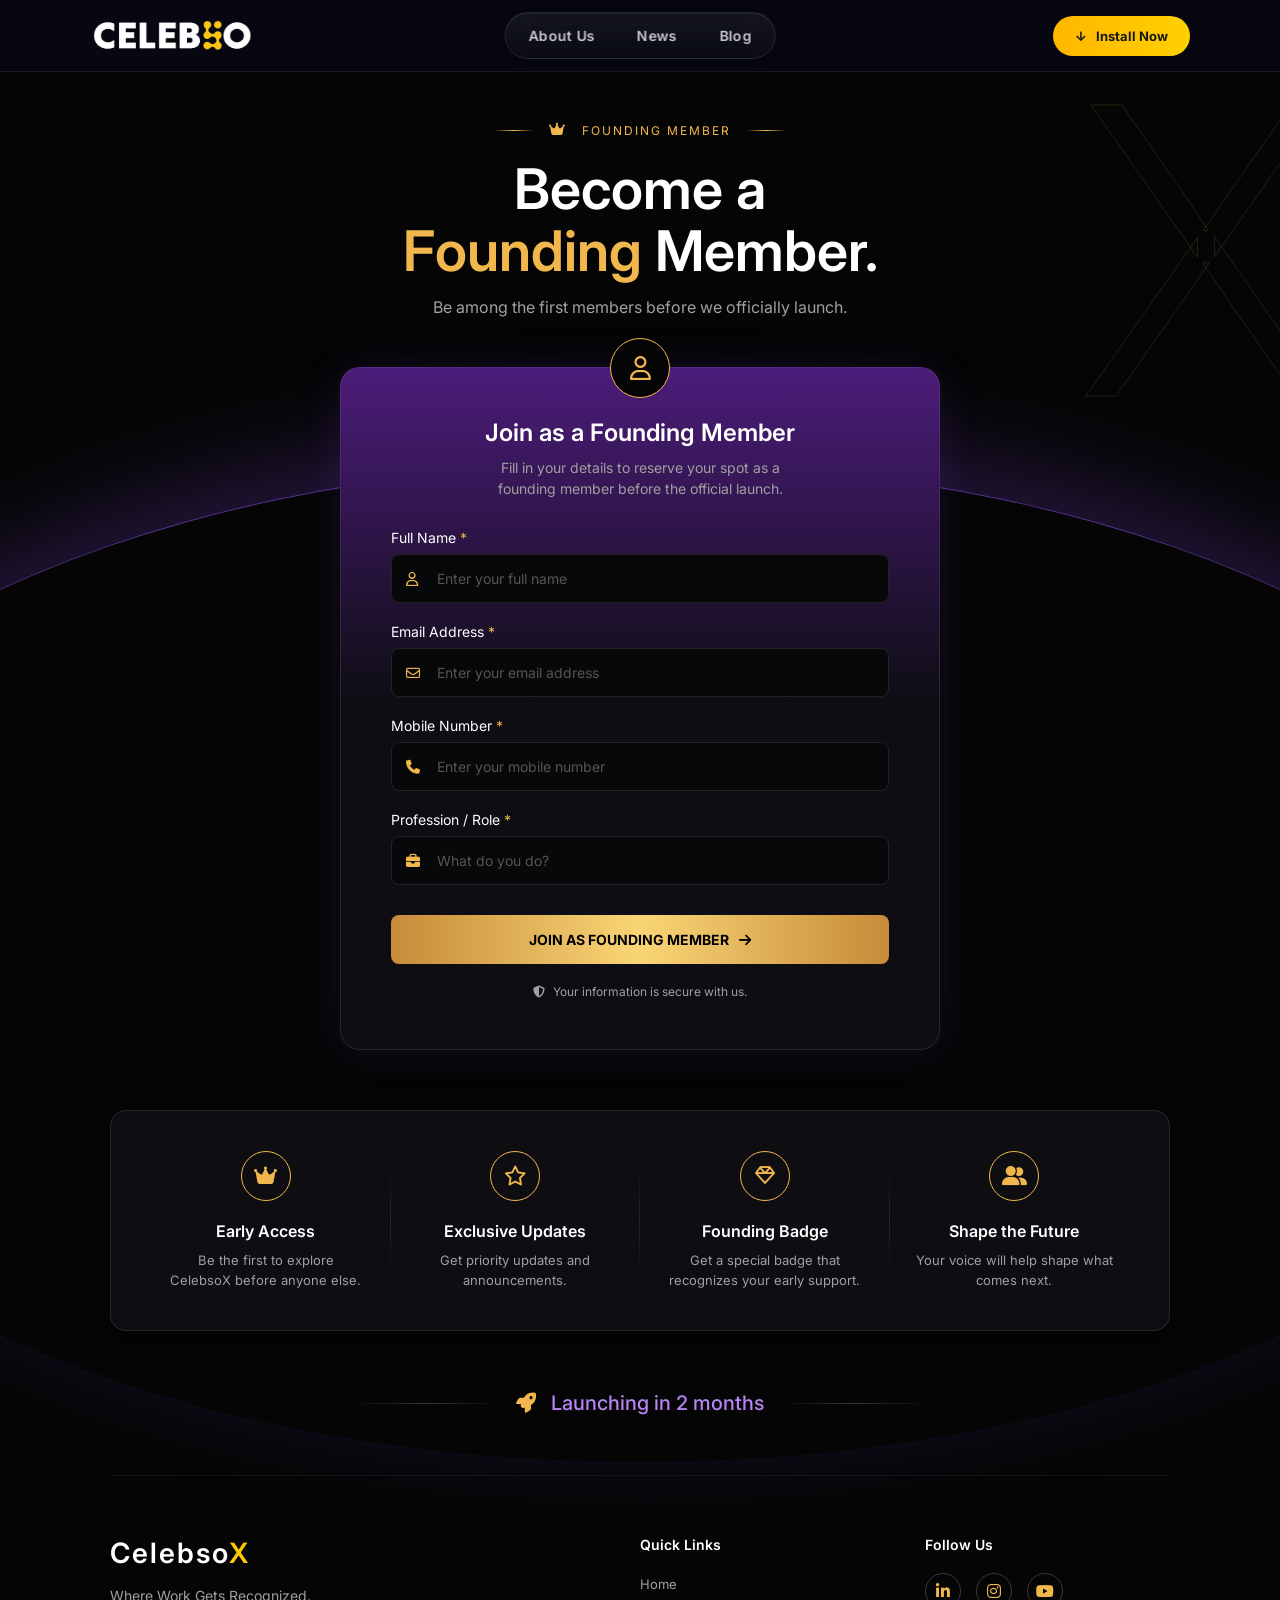
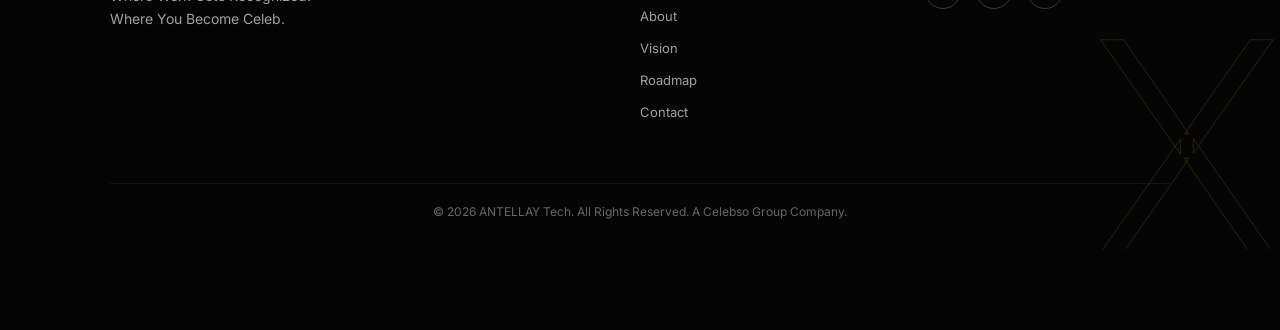
<file: founding-member.html>
<!DOCTYPE html>
<html lang="en">
<head>
    <meta charset="UTF-8">
    <meta name="viewport" content="width=device-width, initial-scale=1.0">
    <title>CelebsoX - Founding Member</title>
    <!-- Google Fonts -->
    <link rel="preconnect" href="https://fonts.googleapis.com">
    <link rel="preconnect" href="https://fonts.gstatic.com" crossorigin>
    <link href="https://fonts.googleapis.com/css2?family=Inter:wght@300;400;500;600;700&display=swap" rel="stylesheet">
    <!-- FontAwesome for Icons -->
    <link rel="stylesheet" href="https://cdnjs.cloudflare.com/ajax/libs/font-awesome/6.4.0/css/all.min.css">
    <!-- Main site stylesheet -->
    <link rel="stylesheet" href="css/style.css">

    <style>
        :root {
            --bg-color: #050505;
            --text-main: #ffffff;
            --text-muted: #a0a0a0;
            --gold: #f2b74c;
            --gold-gradient: linear-gradient(90deg, #c78b39 0%, #f9d575 50%, #c78b39 100%);
            --purple-glow: rgba(138, 43, 226, 0.4);
            --panel-bg: #0d0d12;
            --panel-border: rgba(255, 255, 255, 0.1);
        }

        * {
            margin: 0;
            padding: 0;
            box-sizing: border-box;
            font-family: 'Inter', sans-serif;
        }

        body {
            background: var(--bg-color);
            color: var(--text-main);
            overflow-x: hidden;
            position: relative;
        }

        /* Background Elements */
        .bg-arch {
            position: absolute;
            top: 25%;
            left: 50%;
            transform: translateX(-50%);
            width: 150vw;
            height: 1000px;
            border-radius: 50%;
            border-top: 1px solid rgba(111, 66, 193, 0.8);
            box-shadow: 0 -30px 100px rgba(111, 66, 193, 0.3);
            z-index: -1;
            pointer-events: none;
        }

        .bg-x-top {
            position: absolute;
            top: 50px;
            right: -50px;
            font-size: 400px;
            font-weight: 300;
            color: transparent;
            -webkit-text-stroke: 1px rgba(242, 183, 76, 0.15);
            z-index: -2;
            pointer-events: none;
            line-height: 1;
        }

        .bg-x-bottom {
            position: absolute;
            bottom: -50px;
            right: 0;
            font-size: 300px;
            font-weight: 300;
            color: transparent;
            -webkit-text-stroke: 1px rgba(242, 183, 76, 0.15);
            z-index: -2;
            pointer-events: none;
            line-height: 1;
        }

        /* Container */
        .container {
            max-width: 1100px;
            margin: 0 auto;
            padding: 0 20px;
        }

        /* Hero Section */
        .hero {
            text-align: center;
            margin-top: 50px;
        }

        .eyebrow {
            display: flex;
            align-items: center;
            justify-content: center;
            gap: 15px;
            color: var(--gold);
            text-transform: uppercase;
            font-size: 12px;
            letter-spacing: 2px;
            margin-bottom: 20px;
        }

        .eyebrow i {
            font-size: 14px;
            margin-bottom: 3px;
        }

        .eyebrow::before, .eyebrow::after {
            content: "";
            width: 40px;
            height: 1px;
            background: linear-gradient(90deg, transparent, var(--gold), transparent);
        }

        .hero h1 {
            font-size: 56px;
            font-weight: 600;
            line-height: 1.1;
            margin-bottom: 15px;
        }

        .hero h1 .highlight {
            color: var(--gold);
        }

        .hero p {
            color: var(--text-muted);
            font-size: 16px;
            margin-bottom: 50px;
        }

        /* Form Container */
        .form-wrapper {
            background: var(--panel-bg);
            border: 1px solid var(--panel-border);
            border-radius: 20px;
            padding: 50px;
            max-width: 600px;
            margin: 0 auto;
            position: relative;
            box-shadow: 0 0 40px rgba(111, 66, 193, 0.15);
            backdrop-filter: blur(10px);
        }

        /* Outer Glow outline for form */
        .form-wrapper::before {
            content: '';
            position: absolute;
            top: -1px; left: -1px; right: -1px; bottom: -1px;
            border-radius: 20px;
            background: linear-gradient(180deg, rgba(138,43,226,0.5) 0%, transparent 50%);
            z-index: -1;
        }

        .profile-icon {
            width: 60px;
            height: 60px;
            border: 1px solid var(--gold);
            border-radius: 50%;
            display: flex;
            align-items: center;
            justify-content: center;
            font-size: 24px;
            color: var(--gold);
            margin: -80px auto 20px auto;
            background: var(--bg-color);
        }

        .form-header {
            text-align: center;
            margin-bottom: 30px;
        }

        .form-header h2 {
            font-size: 24px;
            font-weight: 600;
            margin-bottom: 10px;
        }

        .form-header p {
            color: var(--text-muted);
            font-size: 14px;
            line-height: 1.5;
        }

        .input-group {
            margin-bottom: 20px;
        }

        .input-group label {
            display: block;
            font-size: 14px;
            margin-bottom: 8px;
            color: var(--text-main);
        }

        .input-group label span {
            color: var(--gold);
        }

        .input-wrapper {
            position: relative;
        }

        .input-wrapper i {
            position: absolute;
            left: 15px;
            top: 50%;
            transform: translateY(-50%);
            color: var(--gold);
            font-size: 14px;
        }

        .input-wrapper input {
            width: 100%;
            background: #08080a;
            border: 1px solid #222;
            padding: 15px 15px 15px 45px;
            border-radius: 8px;
            color: #fff;
            font-size: 14px;
            outline: none;
            transition: border 0.3s;
        }

        .input-wrapper input::placeholder {
            color: #555;
        }

        .input-wrapper input:focus {
            border-color: rgba(111, 66, 193, 0.5);
        }

        .btn-submit {
            width: 100%;
            background: var(--gold-gradient);
            color: #000;
            border: none;
            padding: 16px;
            border-radius: 8px;
            font-size: 14px;
            font-weight: 700;
            cursor: pointer;
            display: flex;
            justify-content: center;
            align-items: center;
            gap: 10px;
            margin-top: 30px;
            text-transform: uppercase;
        }

        .security-badge {
            text-align: center;
            color: var(--text-muted);
            font-size: 12px;
            margin-top: 20px;
            display: flex;
            align-items: center;
            justify-content: center;
            gap: 8px;
        }

        /* Features Section */
        .features-container {
            background: var(--panel-bg);
            border: 1px solid var(--panel-border);
            border-radius: 16px;
            padding: 40px;
            margin-top: 60px;
            display: grid;
            grid-template-columns: repeat(4, 1fr);
            gap: 20px;
            box-shadow: 0 10px 30px rgba(0,0,0,0.5);
        }

        .feature-item {
            text-align: center;
            padding: 0 15px;
            position: relative;
        }

        /* Vertical dividers */
        .feature-item:not(:last-child)::after {
            content: '';
            position: absolute;
            right: -10px;
            top: 10%;
            height: 80%;
            width: 1px;
            background: linear-gradient(to bottom, transparent, rgba(255,255,255,0.1), transparent);
        }

        .feature-icon {
            width: 50px;
            height: 50px;
            margin: 0 auto 20px auto;
            border: 1px solid var(--gold);
            border-radius: 50%;
            display: flex;
            align-items: center;
            justify-content: center;
            color: var(--gold);
            font-size: 20px;
        }

        .feature-item h3 {
            font-size: 16px;
            font-weight: 600;
            margin-bottom: 10px;
        }

        .feature-item p {
            color: var(--text-muted);
            font-size: 13px;
            line-height: 1.5;
        }

        /* Launch Banner */
        .launch-banner {
            display: flex;
            align-items: center;
            justify-content: center;
            gap: 15px;
            margin: 60px 0;
            color: #b785f5;
        }

        .launch-banner i {
            color: var(--gold);
            font-size: 20px;
        }

        .launch-banner h3 {
            font-weight: 500;
            font-size: 20px;
        }

        .launch-banner::before, .launch-banner::after {
            content: "";
            width: 150px;
            height: 1px;
            background: linear-gradient(90deg, transparent, rgba(255,255,255,0.2), transparent);
        }

        /* Footer */
        footer {
            border-top: 1px solid rgba(255,255,255,0.05);
            padding: 60px 0 30px 0;
            margin-top: 40px;
        }

        .footer-content {
            display: grid;
            grid-template-columns: 2fr 1fr 1fr;
            gap: 40px;
            margin-bottom: 50px;
        }

        .footer-brand .logo {
            margin-bottom: 15px;
        }

        .footer-brand p {
            color: var(--text-muted);
            font-size: 14px;
            line-height: 1.6;
        }

        .footer-links h4, .footer-social h4 {
            font-size: 14px;
            font-weight: 600;
            margin-bottom: 20px;
        }

        .footer-links ul {
            list-style: none;
        }

        .footer-links ul li {
            margin-bottom: 12px;
        }

        .footer-links ul li a {
            color: var(--text-muted);
            text-decoration: none;
            font-size: 13px;
            transition: color 0.3s;
        }

        .footer-links ul li a:hover {
            color: var(--gold);
        }

        .social-icons {
            display: flex;
            gap: 15px;
        }

        .social-icons a {
            width: 36px;
            height: 36px;
            border: 1px solid rgba(255,255,255,0.2);
            border-radius: 50%;
            display: flex;
            align-items: center;
            justify-content: center;
            color: var(--gold);
            text-decoration: none;
            transition: background 0.3s;
        }

        .social-icons a:hover {
            background: rgba(255,255,255,0.05);
        }

        .copyright {
            text-align: center;
            color: #666;
            font-size: 12px;
            padding-top: 20px;
            border-top: 1px solid rgba(255,255,255,0.05);
        }

        /* Overrides for shared style.css */
        .hero {
            height: auto;
            display: block;
            background: transparent;
            border-radius: 0;
            overflow: visible;
            margin-bottom: 0;
        }

        .hero::before,
        .hero::after {
            display: none;
        }

        footer {
            background: transparent;
            text-align: left;
        }

        .footer-brand .logo {
            display: block;
            gap: 0;
            font-size: 28px;
            font-weight: 600;
        }

        /* Responsive adjustments */
        @media (max-width: 900px) {
            .features-container {
                grid-template-columns: repeat(2, 1fr);
                gap: 40px 20px;
            }
            .feature-item:nth-child(2)::after {
                display: none;
            }
            .footer-content {
                grid-template-columns: 1fr;
            }
        }
        @media (max-width: 768px) {
            .hero h1 { font-size: 40px; }
        }
        @media (max-width: 480px) {
            .hero {
                margin-top: 30px;
            }
            .hero h1 {
                font-size: 34px;
            }
            .hero p {
                font-size: 14px;
                margin-bottom: 30px;
                padding: 0 10px;
            }
            .eyebrow {
                font-size: 11px;
                gap: 10px;
            }
            .eyebrow::before,
            .eyebrow::after {
                width: 24px;
            }
            .form-wrapper {
                padding: 28px 18px;
                border-radius: 16px;
            }
            .profile-icon {
                margin-top: -62px;
                width: 52px;
                height: 52px;
                font-size: 20px;
            }
            .form-header h2 {
                font-size: 20px;
            }
            .form-header p {
                font-size: 13px;
            }
            .features-container {
                grid-template-columns: 1fr;
                padding: 28px 22px;
                gap: 34px;
                border-radius: 16px;
            }
            .feature-item::after {
                display: none;
            }
            .feature-item {
                padding: 0;
            }
            .launch-banner {
                flex-direction: column;
                gap: 8px;
                text-align: center;
                margin: 40px 0;
            }
            .launch-banner h3 {
                font-size: 18px;
            }
            .launch-banner::before,
            .launch-banner::after {
                width: 60px;
            }
            .footer-content {
                gap: 32px;
                padding: 0 10px;
            }
            .footer-brand .logo {
                font-size: 24px;
            }
            .input-wrapper input {
                padding: 14px 12px 14px 42px;
                font-size: 13px;
            }
            .btn-submit {
                padding: 15px;
                font-size: 13px;
            }
            .bg-x-top {
                font-size: 220px;
                top: 20px;
                right: -30px;
            }
            .bg-x-bottom {
                font-size: 180px;
            }
        }
    </style>
</head>
<body>

    <!-- ================= NAVBAR ================= -->

    <header class="navbar">
    <div class="nav-inner">

        <a class="logo" href="index.html">

            <img class="main-icon" src="images/ChatGPT_Image_Aug_18__2026__10_11_38_PM-removebg-preview.png" alt="Celebso">

        </a>

        <nav class="menu">
            <a href="about.html">About Us</a>
            <a href="news.html">News</a>
            <a href="blog.html">Blog</a>
        </nav>

        <button class="install">↓ &nbsp; Install Now</button>

        <button class="nav-toggle" aria-label="Menu">
            <span></span><span></span><span></span>
        </button>

    </div>
    </header>

    <nav class="mobile-menu">
        <a href="about.html">About Us</a>
        <a href="news.html">News</a>
        <a href="blog.html">Blog</a>
        <button class="install">↓ &nbsp; Install Now</button>
    </nav>

    <!-- Background Elements -->
    <div class="bg-arch"></div>
    <div class="bg-x-top">X</div>
    <div class="bg-x-bottom">X</div>

    <div class="container">
        <!-- Main Content -->
        <main>
            <section class="hero">
                <div class="eyebrow">
                    <i class="fa-solid fa-crown"></i> FOUNDING MEMBER
                </div>
                <h1>Become a <br><span class="highlight">Founding</span> Member.</h1>
                <p>Be among the first members before we officially launch.</p>
            </section>

            <section class="form-wrapper">
                <div class="profile-icon">
                    <i class="fa-regular fa-user"></i>
                </div>
                <div class="form-header">
                    <h2>Join as a Founding Member</h2>
                    <p>Fill in your details to reserve your spot as a<br>founding member before the official launch.</p>
                </div>

                <form>
                    <div class="input-group">
                        <label>Full Name <span>*</span></label>
                        <div class="input-wrapper">
                            <i class="fa-regular fa-user"></i>
                            <input type="text" placeholder="Enter your full name">
                        </div>
                    </div>

                    <div class="input-group">
                        <label>Email Address <span>*</span></label>
                        <div class="input-wrapper">
                            <i class="fa-regular fa-envelope"></i>
                            <input type="email" placeholder="Enter your email address">
                        </div>
                    </div>

                    <div class="input-group">
                        <label>Mobile Number <span>*</span></label>
                        <div class="input-wrapper">
                            <i class="fa-solid fa-phone"></i>
                            <input type="tel" placeholder="Enter your mobile number">
                        </div>
                    </div>

                    <div class="input-group">
                        <label>Profession / Role <span>*</span></label>
                        <div class="input-wrapper">
                            <i class="fa-solid fa-briefcase"></i>
                            <input type="text" placeholder="What do you do?">
                        </div>
                    </div>

                    <button type="button" class="btn-submit">
                        JOIN AS FOUNDING MEMBER <i class="fa-solid fa-arrow-right"></i>
                    </button>

                    <div class="security-badge">
                        <i class="fa-solid fa-shield-halved"></i> Your information is secure with us.
                    </div>
                </form>
            </section>

            <!-- Features -->
            <section class="features-container">
                <div class="feature-item">
                    <div class="feature-icon"><i class="fa-solid fa-crown"></i></div>
                    <h3>Early Access</h3>
                    <p>Be the first to explore CelebsoX before anyone else.</p>
                </div>
                <div class="feature-item">
                    <div class="feature-icon"><i class="fa-regular fa-star"></i></div>
                    <h3>Exclusive Updates</h3>
                    <p>Get priority updates and announcements.</p>
                </div>
                <div class="feature-item">
                    <div class="feature-icon"><i class="fa-regular fa-gem"></i></div>
                    <h3>Founding Badge</h3>
                    <p>Get a special badge that recognizes your early support.</p>
                </div>
                <div class="feature-item">
                    <div class="feature-icon"><i class="fa-solid fa-user-group"></i></div>
                    <h3>Shape the Future</h3>
                    <p>Your voice will help shape what comes next.</p>
                </div>
            </section>

            <!-- Launching Banner -->
            <div class="launch-banner">
                <i class="fa-solid fa-rocket"></i>
                <h3>Launching in 2 months</h3>
            </div>
        </main>

        <!-- Footer -->
        <footer>
            <div class="footer-content">
                <div class="footer-brand">
                    <div class="logo">Celebso<span>X</span></div>
                    <p>Where Work Gets Recognized.<br>Where You Become Celeb.</p>
                </div>
                <div class="footer-links">
                    <h4>Quick Links</h4>
                    <ul>
                        <li><a href="index.html#home">Home</a></li>
                        <li><a href="index.html#about">About</a></li>
                        <li><a href="index.html#community">Vision</a></li>
                        <li><a href="index.html#creators">Roadmap</a></li>
                        <li><a href="index.html#contact">Contact</a></li>
                    </ul>
                </div>
                <div class="footer-social">
                    <h4>Follow Us</h4>
                    <div class="social-icons">
                        <a href="#"><i class="fa-brands fa-linkedin-in"></i></a>
                        <a href="#"><i class="fa-brands fa-instagram"></i></a>
                        <a href="#"><i class="fa-brands fa-youtube"></i></a>
                    </div>
                </div>
            </div>
            <div class="copyright">
                &copy; 2026 ANTELLAY Tech. All Rights Reserved. A Celebso Group Company.
            </div>
        </footer>
    </div>

    <script src="js/script.js"></script>
</body>
</html>
</file>
<file: css/style.css>
/* ==================================================
   CELEBSO Landing Page - Stylesheet
   File: css/style.css
   ================================================== */

*{
    margin:0;
    padding:0;
    box-sizing:border-box;
}

html,
body{
    max-width:100%;
    overflow-x:hidden;
}

img,
video{
    max-width:100%;
}

html{
    scroll-behavior:smooth;
}

body{
    font-family:Arial,Helvetica,sans-serif;
    background:
        radial-gradient(circle at 70% 15%,#17103b 0%,transparent 27%),
        radial-gradient(circle at 20% 65%,#160d2a 0%,transparent 25%),
        #070812;
    color:#fff;
    overflow-x:hidden;
}

a{
    text-decoration:none;
    color:inherit;
}

.container{
    width:100%;
    max-width:1100px;
    margin:auto;
}

section[id],
footer[id]{
    scroll-margin-top:80px;
}

/* ================= NAVBAR ================= */

.navbar{
    height:72px;
    border-bottom:1px solid rgba(255,255,255,.08);
    background:rgba(7,8,18,.94);
    position:sticky;
    top:0;
    z-index:100;
    backdrop-filter:blur(12px);
    -webkit-backdrop-filter:blur(12px);
}

.nav-inner{
    max-width:1100px;
    height:100%;
    margin:auto;
    position:relative;
    display:flex;
    align-items:center;
}

.logo{
    display:flex;
    align-items:center;
    gap:11px;
    font-size:22px;
    font-weight:800;
    letter-spacing:2px;
    cursor:pointer;
    transition:.2s;
}

.logo:hover{
    opacity:.85;
}

.logo .main-icon{
    width:165px;
    height:auto;
    border-radius:12px;
    background:transparent;
}

.logo .logo-text{
    display:flex;
    align-items:center;
}

.logo .logo-text .mini-icon{
    height:21px;
    width:auto;
    margin:0 4px 0 1px;
}

.logo .link{
    stroke:#ffca05;
    stroke-width:14;
    stroke-linecap:round;
}

.logo .node{
    fill:#ffca05;
}

.logo .node-white{
    fill:#fff;
}

.logo span{
    color:#ffca05;
}

.menu{
    position:absolute;
    left:50%;
    transform:translateX(-50%);
    display:flex;
    gap:6px;
    padding:5px;
    border-radius:30px;
    background:linear-gradient(180deg,rgba(255,255,255,.06),rgba(255,255,255,.02));
    border:1px solid rgba(255,255,255,.10);
    backdrop-filter:blur(12px);
    -webkit-backdrop-filter:blur(12px);
    box-shadow:0 8px 24px rgba(0,0,0,.25), inset 0 1px 0 rgba(255,255,255,.06);
}

.menu a{
    font-size:14px;
    font-weight:600;
    color:#c8c8d0;
    transition:all .25s;
    position:relative;
    padding:9px 18px;
    border-radius:24px;
    letter-spacing:.3px;
}

.menu a:after{
    content:"";
    position:absolute;
    left:50%;
    bottom:6px;
    width:0;
    height:2px;
    background:#ffca05;
    transition:all .25s;
    transform:translateX(-50%);
}

.menu a:hover{
    color:#fff;
    background:linear-gradient(90deg,rgba(255,202,5,.14),rgba(255,176,0,.10));
    box-shadow:0 0 18px rgba(255,202,5,.18), inset 0 0 0 1px rgba(255,202,5,.22);
}

.menu a:hover:after{
    width:22px;
}

.menu a.active{
    color:#ffca05;
    background:linear-gradient(90deg,rgba(255,202,5,.14),rgba(255,176,0,.10));
    box-shadow:0 0 18px rgba(255,202,5,.18), inset 0 0 0 1px rgba(255,202,5,.22);
}

.menu a.active:after{
    width:22px;
}

.nav-inner .install{
    margin-left:auto;
}

.install{
    background:linear-gradient(90deg,#ffb700,#ffd000);
    color:#171717;
    border:0;
    padding:12px 22px;
    border-radius:24px;
    font-size:13px;
    font-weight:bold;
    cursor:pointer;
    transition:.25s;
}

.install:hover{
    transform:translateY(-2px);
    box-shadow:0 6px 20px rgba(255,202,5,.35);
}

.nav-toggle{
    display:none;
    width:42px;
    height:42px;
    background:transparent;
    border:1px solid rgba(255,255,255,.15);
    border-radius:10px;
    flex-direction:column;
    align-items:center;
    justify-content:center;
    gap:5px;
    cursor:pointer;
    transition:.25s;
}

.nav-toggle span{
    width:20px;
    height:2px;
    background:#ffca05;
    border-radius:2px;
    transition:.3s;
}

.nav-toggle.active span:nth-child(1){
    transform:translateY(7px) rotate(45deg);
}

.nav-toggle.active span:nth-child(2){
    opacity:0;
}

.nav-toggle.active span:nth-child(3){
    transform:translateY(-7px) rotate(-45deg);
}

.mobile-menu{
    display:none;
    flex-direction:column;
    gap:6px;
    padding:12px 16px 16px;
    background:rgba(10,11,24,.98);
    border-bottom:1px solid rgba(255,255,255,.1);
    max-height:calc(100vh - 64px);
    overflow-y:auto;
    -webkit-overflow-scrolling:touch;
    z-index:99;
    animation:menuDrop .3s ease;
}

@keyframes menuDrop{
    from{
        opacity:0;
        transform:translateY(-8px);
    }
    to{
        opacity:1;
        transform:translateY(0);
    }
}

.mobile-menu a{
    font-size:15px;
    color:#d5d5dd;
    padding:13px 14px;
    border-radius:10px;
    transition:.2s;
    border:1px solid transparent;
}

.mobile-menu a:hover{
    background:rgba(255,202,5,.12);
    color:#ffca05;
    border-color:rgba(255,202,5,.25);
}

.mobile-menu a.active{
    color:#ffca05;
    border-color:rgba(255,202,5,.25);
}

.mobile-menu .install{
    margin-top:8px;
}

.mobile-menu.open{
    display:flex;
}

/* ================= HERO ================= */

.hero{
    height:430px;
    position:relative;
    background:#070812;
    border-radius:24px;
    overflow:hidden;
    display:flex;
    align-items:center;
    margin-top:30px;
    margin-bottom:60px;
}

.hero::before{
    content:"";
    position:absolute;
    top:0;
    right:0;
    width:72%;
    height:100%;
    background:url("../images/banner_image_panel.png") right center / cover no-repeat;
    z-index:0;
}

.hero::after{
    content:"";
    position:absolute;
    inset:0;
    background:linear-gradient(90deg,rgba(7,8,18,.85) 0%,rgba(7,8,18,.3) 30%,rgba(7,8,18,0) 60%);
    z-index:1;
    pointer-events:none;
}

.hero-left{
    padding-left:40px;
    position:relative;
    z-index:2;
    flex:1;
    min-width:380px;
}

@keyframes floatIn{
    from{
        opacity:0;
        transform:translateX(40px);
    }
    to{
        opacity:1;
        transform:translateX(0);
    }
}

.hero-title{
    font-size:58px;
    font-weight:700;
    line-height:1;
    margin-bottom:15px;
}

.hero-logo{
    height:75px;
    width:auto;
    display:block;
    margin-bottom:15px;
}

.hero-title span{
    background:linear-gradient(90deg,#ffca05,#ff36a7,#ffca05);
    background-size:220% 100%;
    -webkit-background-clip:text;
    background-clip:text;
    color:transparent;
    animation:shimmer 3.2s linear infinite;
}

@keyframes shimmer{
    0%{
        background-position:0% 0;
    }
    100%{
        background-position:220% 0;
    }
}

.hero-heading{
    font-size:35px;
    font-weight:700;
    line-height:1.25;
    margin-bottom:18px;
}

.hero-heading span{
    background:linear-gradient(90deg,#ff36a7,#ffca05,#ff36a7);
    background-size:220% 100%;
    -webkit-background-clip:text;
    background-clip:text;
    color:transparent;
    animation:shimmer 3.2s linear infinite;
}

.hero-text{
    width:520px;
    color:#c9c9d1;
    font-size:17px;
    font-weight:600;
    line-height:1.6;
    margin-bottom:30px;
}

.stores{
    display:flex;
    gap:13px;
}

.store{
    width:150px;
    height:46px;
    border:1px solid #888;
    border-radius:8px;
    background:#030409;
    display:flex;
    align-items:center;
    justify-content:center;
    gap:9px;
    padding:0 12px;
    transition:.2s;
    cursor:pointer;
}

.store:hover{
    border-color:#ffca05;
    transform:translateY(-2px);
}

.store svg{
    width:20px;
    height:20px;
    flex-shrink:0;
}

.store .stext{
    text-align:left;
    line-height:1.15;
}

.store .stext small{
    display:block;
    color:#aaa;
    font-size:7px;
}

.store .stext strong{
    display:block;
    color:#fff;
    font-size:12px;
    letter-spacing:.5px;
}

/* ================= BANNER ================= */

.banner{
    aspect-ratio:2108/468;
    width:100%;
    border-radius:14px;
    overflow:hidden;
    margin-bottom:60px;
    background:#070812;
    border:1px solid rgba(255,255,255,.18);
}

.banner img{
    width:100%;
    height:100%;
    display:block;
    object-fit:cover;
    object-position:center;
}

/* ================= LIVE ================= */

.live{
    display:grid;
    grid-template-columns:245px 245px 1fr;
    gap:30px;
    margin-bottom:60px;
    border:1px solid rgba(255,255,255,.12);
    border-radius:15px;
    padding:16px;
    background:rgba(255,255,255,.02);
}

.live-card{
    min-height:280px;
    border-radius:13px;
    border:1px solid rgba(255,255,255,.1);
    background:linear-gradient(145deg,#25263a,#10111d);
    padding:18px;
}

.creator{
    display:flex;
    align-items:center;
    gap:11px;
    margin-bottom:18px;
}

.avatar{
    width:44px;
    height:44px;
    border-radius:50%;
    object-fit:cover;
}

.creator strong{
    display:block;
    font-size:15px;
}

.creator small{
    color:#999;
    font-size:12px;
}

.live-tag{
    display:inline-block;
    background:#ff3150;
    font-size:10px;
    font-weight:bold;
    padding:4px 9px;
    border-radius:4px;
    margin-bottom:15px;
}

.live-card h3{
    font-size:18px;
    margin-bottom:14px;
}

.live-card p{
    color:#a9a9b3;
    font-size:14px;
    line-height:1.55;
    margin-bottom:14px;
}

.watch{
    border:1px solid #a27c19;
    background:transparent;
    color:white;
    padding:9px 15px;
    border-radius:6px;
    font-size:12px;
    cursor:pointer;
    transition:.25s;
}

.watch:hover{
    background:#a27c19;
    color:#171717;
}

.live-info{
    padding-top:6px;
    text-align:left;
    padding-left:45px;
}

.live-info h2{
    font-size:28px;
    margin-bottom:8px;
}

.live-info h2 span{
    background:linear-gradient(90deg,#fff,#ff42ad);
    -webkit-background-clip:text;
    color:transparent;
}

.live-info>p{
    font-size:13px;
    color:#c0c0ca;
    line-height:1.5;
    margin-bottom:20px;
}

.stats{
    display:flex;
    justify-content:flex-start;
    gap:55px;
}

.stat-icon{
    width:38px;
    height:38px;
    display:flex;
    align-items:center;
    justify-content:center;
    border-radius:50%;
    background:#29155c;
    font-size:17px;
    margin-bottom:8px;
}

.stat-number{
    color:#ffca05;
    font-size:19px;
    margin-bottom:3px;
}

.stat-label{
    font-size:10px;
    color:#bbb;
}

/* ================= COMMUNITY ================= */

.community{
    border:1px solid rgba(255,255,255,.1);
    border-radius:15px;
    text-align:center;
    padding:24px 20px;
    margin-bottom:60px;
}

.community h2{
    font-size:30px;
    margin-bottom:10px;
}

.community p{
    color:#c9c9d1;
    font-size:15px;
    line-height:1.6;
}

.tags{
    display:flex;
    justify-content:center;
    gap:12px;
    margin-top:16px;
    flex-wrap:wrap;
}

.tag{
    border:1px solid #765e17;
    color:#d4a900;
    padding:8px 18px;
    border-radius:24px;
    font-size:13px;
}

/* ================= REELS ================= */

.reel-heading{
    display:flex;
    justify-content:space-between;
    align-items:center;
    margin-bottom:10px;
}

.reel-heading h2{
    font-size:21px;
}

.view{
    color:#ddd;
    border:1px solid #555;
    background:transparent;
    padding:7px 13px;
    border-radius:5px;
    font-size:9px;
    cursor:pointer;
    transition:.25s;
}

.view:hover{
    border-color:#ffca05;
    color:#ffca05;
}

.reels{
    display:grid;
    grid-template-columns:repeat(4,1fr);
    gap:9px;
    margin-bottom:60px;
}

.reel{
    aspect-ratio:9/16;
    position:relative;
    overflow:hidden;
    border-radius:11px;
    background:#151622;
}

.reel.extra{
    display:none;
}

.reels.show-all .reel.extra{
    display:block;
}

.reel>img{
    width:100%;
    height:100%;
    object-fit:cover;
}

.reel video{
    width:100%;
    height:100%;
    object-fit:cover;
    display:block;
    background:#151622;
}

.reel:after{
    content:"";
    position:absolute;
    inset:0;
    background:linear-gradient(transparent 40%,rgba(0,0,0,.75));
}

.reel-mute{
    position:absolute;
    z-index:6;
    top:10px;
    right:10px;
    width:32px;
    height:32px;
    border-radius:50%;
    background:rgba(0,0,0,.55);
    border:1px solid rgba(255,255,255,.3);
    color:#fff;
    font-size:14px;
    line-height:1;
    cursor:pointer;
    display:flex;
    align-items:center;
    justify-content:center;
    transition:.25s;
}

.reel-mute:hover{
    border-color:#ffca05;
    background:rgba(0,0,0,.75);
}

.play{
    position:absolute;
    z-index:3;
    top:50%;
    left:50%;
    transform:translate(-50%,-50%);
    width:40px;
    height:40px;
    border-radius:50%;
    background:rgba(0,0,0,.55);
    display:flex;
    align-items:center;
    justify-content:center;
}

.reel-user{
    position:absolute;
    z-index:4;
    bottom:25px;
    left:8px;
    display:flex;
    align-items:center;
    gap:5px;
}

.reel-user img{
    width:23px;
    height:23px;
    border-radius:50%;
    border:1px solid white;
    object-fit:cover;
}

.reel-user span{
    font-size:8px;
}

.reel-user small{
    display:block;
    color:#ddd;
    font-size:6px;
}

.reel-stats{
    position:absolute;
    z-index:4;
    left:9px;
    right:9px;
    bottom:7px;
    display:flex;
    justify-content:space-between;
    font-size:7px;
    color:#ddd;
}

/* ================= STEPS ================= */

.founding-banner{
    margin-bottom:60px;
}

.founding-banner.mt{
    margin-top:60px;
}

.founding-banner .fb-wrapper{
    position:relative;
    width:100%;
    border-radius:16px;
    border:1px solid rgba(245,207,116,.3);
    background:linear-gradient(180deg,rgba(17,15,25,.9) 0%,rgba(10,9,14,.9) 100%);
    padding:30px 40px;
    display:flex;
    align-items:center;
    justify-content:space-between;
    gap:30px;
    overflow:hidden;
    box-shadow:0 20px 40px rgba(0,0,0,.5);
    isolation:isolate;
    transition:border-color .3s ease, box-shadow .3s ease;
}

.founding-banner .fb-wrapper::before{
    content:"";
    position:absolute;
    inset:0;
    background:
        radial-gradient(circle at 12% 50%,rgba(138,43,226,.22),transparent 45%),
        radial-gradient(circle at 88% 50%,rgba(245,207,116,.14),transparent 45%);
    pointer-events:none;
    z-index:1;
    animation:fbPulseBg 5s ease-in-out infinite;
}

.founding-banner .fb-wrapper:hover{
    border-color:rgba(245,207,116,.6);
    box-shadow:0 20px 50px rgba(0,0,0,.6),0 0 34px rgba(138,43,226,.18);
}

@keyframes fbPulseBg{
    0%,100%{ opacity:.7; }
    50%{ opacity:1; }
}

.founding-banner .fb-bg-x{
    position:absolute;
    right:32%;
    top:50%;
    transform:translateY(-50%);
    font-size:140px;
    font-weight:300;
    color:#f5cf74;
    opacity:.04;
    pointer-events:none;
    user-select:none;
    line-height:1;
    font-family:serif;
    animation:fbBgX 5s ease-in-out infinite;
}

@keyframes fbBgX{
    0%,100%{ opacity:.03; }
    50%{ opacity:.07; }
}

.founding-banner .fb-glow-top{
    position:absolute;
    top:-1px;
    left:35%;
    width:15%;
    height:2px;
    background:#fff;
    box-shadow:0 0 20px 6px rgba(123,66,246,.8),0 0 8px 2px #fff;
    border-radius:50%;
    z-index:2;
    animation:fbGlowTop 3.5s linear infinite;
}

.founding-banner .fb-glow-bottom{
    position:absolute;
    bottom:-1px;
    left:48%;
    width:10%;
    height:2px;
    background:#fff;
    box-shadow:0 0 20px 6px rgba(245,207,116,.6),0 0 8px 2px #fff;
    border-radius:50%;
    z-index:2;
    animation:fbGlowBottom 3.5s linear infinite;
}

@keyframes fbGlowTop{
    0%{ left:0; transform:translateX(-100%); }
    50%{ left:50%; transform:translateX(-50%); }
    100%{ left:100%; transform:translateX(0); }
}

@keyframes fbGlowBottom{
    0%{ left:100%; transform:translateX(0); }
    50%{ left:50%; transform:translateX(-50%); }
    100%{ left:0; transform:translateX(-100%); }
}

.founding-banner .fb-left{
    display:flex;
    align-items:center;
    gap:15px;
    min-width:max-content;
    z-index:10;
}

.founding-banner .fb-icon{
    display:flex;
    align-items:center;
    justify-content:center;
    width:44px;
    height:44px;
    animation:fbPulse 2.4s ease-in-out infinite;
    filter:drop-shadow(0 0 10px rgba(245,207,116,.55));
}

@keyframes fbPulse{
    0%,100%{ transform:scale(1); }
    50%{ transform:scale(1.12); }
}

.founding-banner .fb-title{
    color:#f5cf74;
    font-size:14px;
    font-weight:600;
    letter-spacing:.5px;
}

.founding-banner .fb-divider{
    width:1px;
    height:50px;
    background:linear-gradient(to bottom,transparent,rgba(245,207,116,.55),transparent);
    margin:0 10px;
    z-index:10;
    box-shadow:0 0 8px rgba(245,207,116,.35);
}

.founding-banner .fb-middle{
    flex-grow:1;
    z-index:10;
}

.founding-banner .fb-middle h2{
    color:transparent;
    background:linear-gradient(90deg,#f5cf74 0%,#fff6df 25%,#f5cf74 50%,#fff6df 75%,#f5cf74 100%);
    background-size:200% auto;
    -webkit-background-clip:text;
    background-clip:text;
    font-size:26px;
    font-weight:700;
    margin-bottom:8px;
    letter-spacing:-.5px;
    animation:fbShimmer 4s linear infinite;
}

@keyframes fbShimmer{
    0%{ background-position:200% center; }
    100%{ background-position:-200% center; }
}

.founding-banner .fb-middle p{
    color:#a3a3a3;
    font-size:14px;
    font-weight:400;
}

.founding-banner .fb-right{
    display:flex;
    flex-direction:column;
    align-items:center;
    gap:15px;
    min-width:max-content;
    z-index:10;
}

.founding-banner .fb-btn{
    position:relative;
    overflow:hidden;
    background:linear-gradient(90deg,#e6b84c,#f9d575,#e6b84c);
    background-size:200% auto;
    border:1px solid rgba(245,207,116,.7);
    border-radius:30px;
    padding:14px 28px;
    color:#1a1405;
    font-size:13px;
    font-weight:700;
    letter-spacing:.5px;
    cursor:pointer;
    display:flex;
    align-items:center;
    gap:10px;
    transition:all .3s ease;
    text-transform:uppercase;
    box-shadow:0 0 18px rgba(245,207,116,.35);
    animation:fbShimmer 3s linear infinite;
}

.founding-banner .fb-btn::after{
    content:"";
    position:absolute;
    top:0;
    left:-80%;
    width:50%;
    height:100%;
    background:linear-gradient(90deg,transparent,rgba(255,255,255,.65),transparent);
    transform:skewX(-20deg);
    animation:fbShine 2.6s ease-in-out infinite;
    pointer-events:none;
}

@keyframes fbShine{
    0%{ left:-80%; }
    60%,100%{ left:140%; }
}

.founding-banner .fb-btn:hover{
    transform:translateY(-2px);
    box-shadow:0 0 30px rgba(245,207,116,.6);
}

.founding-banner .fb-btn:hover::after{
    animation-duration:.9s;
}

.founding-banner .fb-btn svg{
    transition:transform .3s ease;
}

.founding-banner .fb-btn:hover svg{
    transform:translateX(4px);
}

.founding-banner .fb-info{
    display:flex;
    align-items:center;
    gap:8px;
    color:#9d8ab8;
    font-size:13px;
    font-weight:500;
}

.founding-banner .fb-info svg{
    opacity:.8;
}

@media(max-width:850px){
    .founding-banner .fb-wrapper{
        flex-direction:column;
        text-align:center;
        gap:20px;
        padding:40px 20px;
    }
    .founding-banner .fb-divider{
        display:none;
    }
    .founding-banner .fb-bg-x{
        right:50%;
        transform:translate(50%,-50%);
    }
    .founding-banner .fb-left{
        min-width:0;
    }
    .founding-banner .fb-right{
        min-width:0;
    }
}

.steps{
    border:1px solid rgba(255,255,255,.1);
    border-radius:14px;
    overflow:hidden;
    margin-bottom:60px;
    padding:10px;
}

.steps-image{
    width:100%;
    display:block;
    object-fit:cover;
    border-radius:10px;
}

.step{
    display:flex;
    align-items:center;
    gap:11px;
}

.step-icon{
    width:49px;
    height:49px;
    border-radius:50%;
    display:flex;
    align-items:center;
    justify-content:center;
    font-size:22px;
}

.step:nth-child(1) .step-icon{
    background:linear-gradient(140deg,#8139eb,#4d24a5);
}

.step:nth-child(3) .step-icon{
    background:linear-gradient(140deg,#ee3970,#c8205a);
}

.step:nth-child(5) .step-icon{
    background:linear-gradient(140deg,#ffc51a,#ff8211);
}

.step h3{
    font-size:14px;
    margin-bottom:4px;
}

.step p{
    color:#aaaab4;
    font-size:9px;
    line-height:1.4;
}

.arrow{
    font-size:26px;
    color:#bbb;
}

/* ================= DOWNLOAD ================= */

.download{
    border:1px solid rgba(255,202,5,.25);
    border-radius:20px;
    background:
        radial-gradient(circle at 10% 20%,rgba(146,32,76,.55),transparent 45%),
        radial-gradient(circle at 90% 15%,rgba(255,202,5,.18),transparent 40%),
        radial-gradient(circle at 50% 120%,rgba(255,54,167,.3),transparent 55%),
        linear-gradient(110deg,#22112b,#11111d);
    position:relative;
    display:flex;
    align-items:center;
    justify-content:center;
    text-align:center;
    padding:44px 30px;
    margin-bottom:60px;
    overflow:hidden;
    box-shadow:0 10px 40px rgba(146,32,76,.25);
}

.download::before{
    content:"";
    position:absolute;
    inset:0;
    background:linear-gradient(120deg,transparent 20%,rgba(255,202,5,.09) 40%,rgba(255,54,167,.12) 50%,transparent 72%);
    background-size:250% 100%;
    animation:dlSweep 6s ease-in-out infinite;
    pointer-events:none;
}

@keyframes dlSweep{
    0%,100%{
        background-position:0% 0;
    }
    50%{
        background-position:100% 0;
    }
}

.download::after{
    content:"";
    position:absolute;
    width:320px;
    height:320px;
    border-radius:50%;
    top:-90px;
    right:-70px;
    background:radial-gradient(circle,rgba(255,54,167,.3),transparent 62%);
    pointer-events:none;
    animation:dlOrb 6s ease-in-out infinite;
}

.download h2{
    font-size:34px;
    margin-bottom:12px;
    position:relative;
    animation:dlTitle 3s ease-in-out infinite;
}

@keyframes dlTitle{
    0%,100%{
        text-shadow:0 0 14px rgba(255,202,5,.25);
        transform:scale(1);
    }
    50%{
        text-shadow:0 0 30px rgba(255,54,167,.6);
        transform:scale(1.02);
    }
}

.download h2 span{
    background:linear-gradient(90deg,#ffb700,#ff36a7);
    -webkit-background-clip:text;
    background-clip:text;
    color:transparent;
    animation:shimmer 3.2s linear infinite;
}

.download p{
    color:#d6d6de;
    font-size:15px;
    margin-bottom:22px;
    position:relative;
}

.download-buttons{
    display:flex;
    justify-content:center;
    gap:14px;
    position:relative;
}

.download-buttons .install{
    background:linear-gradient(90deg,#ffb700,#ffd000,#ffb700);
    background-size:200% 100%;
    color:#171717;
    border:0;
    padding:14px 34px;
    border-radius:30px;
    font-size:14px;
    font-weight:bold;
    cursor:pointer;
    transition:.25s;
    box-shadow:0 6px 24px rgba(255,202,5,.4);
    animation:btnGlow 2.4s ease-in-out infinite, btnShift 3.5s ease-in-out infinite;
}

@keyframes btnShift{
    0%,100%{
        background-position:0% 50%;
    }
    50%{
        background-position:100% 50%;
    }
}

.download-buttons .install:hover{
    transform:translateY(-3px);
    box-shadow:0 12px 34px rgba(255,202,5,.55);
}

.learn{
    background:rgba(255,255,255,.05);
    color:white;
    border:1px solid rgba(255,255,255,.35);
    border-radius:30px;
    padding:14px 30px;
    font-size:14px;
    cursor:pointer;
    transition:.25s;
    backdrop-filter:blur(4px);
}

.learn:hover{
    border-color:#ffca05;
    color:#ffca05;
    transform:translateY(-3px);
}

@keyframes dlOrb{
    0%,100%{
        transform:translate(0,0) scale(1);
        opacity:.55;
    }
    50%{
        transform:translate(-24px,16px) scale(1.25);
        opacity:1;
    }
}

.download > div{
    position:relative;
    z-index:2;
}

.dl-orb{
    position:absolute;
    border-radius:50%;
    pointer-events:none;
    z-index:1;
    animation:dlFloat 8s ease-in-out infinite;
}

.dl-orb-1{
    width:220px;
    height:220px;
    top:-60px;
    left:-50px;
    background:radial-gradient(circle,rgba(255,202,5,.35),transparent 60%);
}

.dl-orb-2{
    width:260px;
    height:260px;
    bottom:-80px;
    right:-60px;
    background:radial-gradient(circle,rgba(255,54,167,.3),transparent 60%);
    animation-delay:2s;
}

.dl-orb-3{
    width:150px;
    height:150px;
    top:20%;
    right:15%;
    background:radial-gradient(circle,rgba(129,57,235,.35),transparent 60%);
    animation-delay:4s;
}

.dl-orb-4{
    width:90px;
    height:90px;
    bottom:25%;
    left:12%;
    background:radial-gradient(circle,rgba(255,202,5,.4),transparent 60%);
    animation-delay:1s;
}

.dl-orb-5{
    width:60px;
    height:60px;
    top:55%;
    left:48%;
    background:radial-gradient(circle,rgba(255,255,255,.16),transparent 60%);
    animation-delay:3s;
}

@keyframes dlFloat{
    0%,100%{
        transform:translate(0,0) scale(1);
        opacity:.55;
    }
    50%{
        transform:translate(22px,-26px) scale(1.15);
        opacity:1;
    }
}

.dl-part{
    position:absolute;
    bottom:-12px;
    width:4px;
    height:4px;
    border-radius:50%;
    background:rgba(255,202,5,.85);
    box-shadow:0 0 8px rgba(255,202,5,.85);
    z-index:1;
    pointer-events:none;
    animation:dlRise 7s linear infinite;
}

.p1{ left:10%; }
.p2{ left:24%; background:rgba(255,54,167,.85); box-shadow:0 0 8px rgba(255,54,167,.85); animation-delay:1.2s; }
.p3{ left:40%; animation-delay:2.4s; }
.p4{ left:58%; background:rgba(129,57,235,.85); box-shadow:0 0 8px rgba(129,57,235,.85); animation-delay:.6s; }
.p5{ left:74%; animation-delay:3.2s; }
.p6{ left:88%; background:rgba(255,54,167,.85); box-shadow:0 0 8px rgba(255,54,167,.85); animation-delay:1.8s; }

@keyframes dlRise{
    0%{
        transform:translateY(0) scale(1);
        opacity:0;
    }
    12%{
        opacity:1;
    }
    80%{
        opacity:1;
    }
    100%{
        transform:translateY(-240px) scale(.4);
        opacity:0;
    }
}

@media(prefers-reduced-motion:reduce){
    .dl-orb,
    .dl-part{
        animation:none;
        opacity:.3;
    }
}

/* ================= MEDIA ================= */

.media{
    width:100%;
    height:80px;
    background:
        radial-gradient(circle at 20% 50%,rgba(255,202,5,.25),transparent 40%),
        radial-gradient(circle at 50% 50%,rgba(255,54,167,.2),transparent 40%),
        radial-gradient(circle at 80% 50%,rgba(255,255,255,.3),transparent 40%),
        #ffffff;
    overflow:hidden;
    margin-bottom:60px;
    display:flex;
    align-items:center;
}

.media-track{
    display:flex;
    width:max-content;
    animation:mediaScroll 22s linear infinite;
}

.media:hover .media-track{
    animation-play-state:paused;
}

@keyframes mediaScroll{
    from{
        transform:translateX(0);
    }
    to{
        transform:translateX(-50%);
    }
}

.media-set{
    display:flex;
    align-items:center;
    gap:50px;
    padding:0 25px;
    flex-shrink:0;
}

.media-set img{
    height:44px;
    width:auto;
    object-fit:contain;
    flex-shrink:0;
    filter:grayscale(0%);
    opacity:1;
    transition:.3s;
}

.media-set img:hover{
    transform:scale(1.08);
}

/* ================= FOOTER ================= */

footer{
    background:#090a13;
    text-align:center;
    padding:0;
}

.footer-hero{
    position:relative;
    width:100%;
    margin:0 auto;
    overflow:hidden;
    box-shadow:0 -12px 40px rgba(0,0,0,.35);
}

.footer-hero img{
    width:100%;
    height:auto;
    max-height:360px;
    display:block;
    object-fit:cover;
}

.footer-hero .footer-hero-dark{
    display:block;
}

.footer-text{
    position:absolute;
    inset:0;
    display:flex;
    flex-direction:column;
    align-items:center;
    justify-content:center;
    padding:30px 20px;
    background:rgba(7,8,18,.45);
    color:#ffffff;
}

.footer-logo{
    display:flex;
    align-items:center;
    justify-content:center;
    gap:11px;
    font-size:34px;
    font-weight:800;
    letter-spacing:5px;
    margin-bottom:25px;
}

.footer-logo .main-icon{
    width:250px;
    height:auto;
    border-radius:14px;
    background:transparent;
}

.footer-logo .logo-text{
    display:flex;
    align-items:center;
}

.footer-logo .logo-text .mini-icon{
    height:24px;
    width:auto;
    margin:0 5px 0 2px;
}

.footer-logo .link{
    stroke:#ffca05;
    stroke-width:14;
    stroke-linecap:round;
}

.footer-logo .node{
    fill:#ffca05;
}

.footer-logo .node-white{
    fill:#fff;
}

.footer-logo span{
    color:#ffca05;
}

.footer-menu{
    display:flex;
    justify-content:center;
    flex-wrap:wrap;
    gap:27px;
    margin-bottom:20px;
}

.footer-menu a{
    font-size:16px;
    color:#cfcfd8;
    transition:color .25s;
}

.footer-menu a:hover{
    color:#ffca05;
}

.email{
    color:#c9c9d1;
    font-size:18px;
    margin-bottom:17px;
}

.social{
    display:flex;
    justify-content:center;
    gap:25px;
    font-size:27px;
    margin-bottom:17px;
    color:#fff;
}

.copy{
    color:#e6e6ee;
    font-size:16px;
    border-top:1px solid rgba(255,255,255,.3);
    padding-top:17px;
    margin-top:10px;
    width:100%;
    max-width:700px;
}

/* ================= VIEW ALL MODAL ================= */

.reels-modal{
    position:fixed;
    inset:0;
    z-index:200;
    display:none;
    align-items:center;
    justify-content:center;
    background:rgba(7,8,18,.85);
    backdrop-filter:blur(6px);
    -webkit-backdrop-filter:blur(6px);
    padding:20px;
}

.reels-modal.open{
    display:flex;
}

.reels-modal-box{
    width:100%;
    max-width:900px;
    max-height:88vh;
    overflow-y:auto;
    background:#0e0f1c;
    border:1px solid rgba(255,255,255,.12);
    border-radius:18px;
    padding:20px;
    animation:modalIn .35s ease;
}

@keyframes modalIn{
    from{
        opacity:0;
        transform:scale(.92) translateY(20px);
    }
    to{
        opacity:1;
        transform:scale(1) translateY(0);
    }
}

.reels-modal-head{
    display:flex;
    align-items:center;
    justify-content:space-between;
    margin-bottom:16px;
}

.reels-modal-head h3{
    font-size:20px;
}

.reels-modal-close{
    width:36px;
    height:36px;
    border-radius:50%;
    border:1px solid rgba(255,255,255,.2);
    background:rgba(255,255,255,.08);
    color:#fff;
    font-size:14px;
    cursor:pointer;
    transition:.25s;
    display:flex;
    align-items:center;
    justify-content:center;
}

.reels-modal-close:hover{
    border-color:#ffca05;
    color:#ffca05;
    transform:rotate(90deg);
}

.reels-modal-grid{
    display:grid;
    grid-template-columns:repeat(4,1fr);
    gap:10px;
}

.reels-modal-grid .reel{
    aspect-ratio:9/16;
}

@media(max-width:700px){
    .reels-modal-grid{
        grid-template-columns:repeat(2,1fr);
    }
}

@media(max-width:400px){
    .reels-modal-grid{
        grid-template-columns:1fr;
    }
}

/* ================= SCROLL REVEAL ================= */

.reveal{
    opacity:0;
}

.reveal.visible{
    animation:revealIn .6s ease both;
}

@keyframes revealIn{
    from{
        opacity:0;
        transform:translateY(26px);
    }
    to{
        opacity:1;
        transform:translateY(0);
    }
}

.reel.reveal.visible{animation-delay:.05s}
.reel.reveal:nth-child(2).visible{animation-delay:.12s}
.reel.reveal:nth-child(3).visible{animation-delay:.19s}
.reel.reveal:nth-child(4).visible{animation-delay:.26s}
.reel.reveal:nth-child(5).visible{animation-delay:.33s}

@media(prefers-reduced-motion:reduce){
    .reveal{
        opacity:1;
    }
}

.live-card,
.community,
.steps,
.download{
    transition:transform .25s ease, box-shadow .25s ease;
}

.live-card{
    transform-style:preserve-3d;
    transition:transform .12s ease-out, box-shadow .25s ease;
    will-change:transform;
}

.live-card:hover,
.community:hover,
.steps:hover,
.download:hover{
    transform:translateY(-3px);
    box-shadow:0 12px 30px rgba(0,0,0,.45);
}

.reel{
    transition:transform .3s ease;
}

.reel:hover{
    transform:scale(1.04);
}

.tag{
    transition:.25s;
    cursor:default;
}

.tag:hover{
    background:#ffca05;
    color:#171717;
}

.banner img{
    animation:kenBurns 22s ease-in-out infinite alternate;
}

@keyframes kenBurns{
    from{
        transform:scale(1);
    }
    to{
        transform:scale(1.12);
    }
}

.download{
    animation:cardGlow 3.5s ease-in-out infinite;
}

@keyframes cardGlow{
    0%,100%{
        box-shadow:0 10px 40px rgba(146,32,76,.25);
        border-color:rgba(255,202,5,.25);
    }
    50%{
        box-shadow:0 10px 55px rgba(255,54,167,.4);
        border-color:rgba(255,202,5,.55);
    }
}

.live-card.reveal.visible:nth-child(2){
    animation-delay:.15s;
}

.community.reveal.visible{
    animation-delay:.1s;
}

.download.reveal.visible{
    animation-delay:.1s;
}

.steps.reveal.visible{
    animation-delay:.1s;
}

@media(prefers-reduced-motion:reduce){
    .reveal{
        opacity:1;
    }

    .banner img,
    .download{
        animation:none;
    }
}

/* ================= ANIMATIONS ================= */

.live-tag{
    animation:livePulse 1.6s ease-in-out infinite;
}

@keyframes livePulse{
    0%,100%{
        box-shadow:0 0 0 0 rgba(255,49,80,.55);
    }
    50%{
        box-shadow:0 0 0 8px rgba(255,49,80,0);
    }
}

.stat-icon{
    animation:floatY 3.2s ease-in-out infinite;
}

.stats div:nth-child(2) .stat-icon{
    animation-delay:.4s;
}

.stats div:nth-child(3) .stat-icon{
    animation-delay:.8s;
}

@keyframes floatY{
    0%,100%{
        transform:translateY(0);
    }
    50%{
        transform:translateY(-6px);
    }
}

.download-buttons .install{
    position:relative;
    overflow:hidden;
    animation:btnGlow 2.4s ease-in-out infinite;
}

@keyframes btnGlow{
    0%,100%{
        box-shadow:0 6px 24px rgba(255,202,5,.4);
    }
    50%{
        box-shadow:0 6px 38px rgba(255,202,5,.8);
    }
}

.download-buttons .install::after{
    content:"";
    position:absolute;
    top:0;
    left:-120%;
    width:55%;
    height:100%;
    background:linear-gradient(120deg,transparent,rgba(255,255,255,.65),transparent);
    transform:skewX(-20deg);
    animation:shine 2.8s ease-in-out infinite;
}

@keyframes shine{
    0%{
        left:-120%;
    }
    60%,100%{
        left:150%;
    }
}

.install .arrow-down{
    display:inline-block;
    animation:bounceDown 1.6s ease-in-out infinite;
}

@keyframes bounceDown{
    0%,100%{
        transform:translateY(0);
    }
    50%{
        transform:translateY(6px);
    }
}

.watch{
    animation:watchGlow 2.2s ease-in-out infinite;
}

@keyframes watchGlow{
    0%,100%{
        box-shadow:0 0 0 0 rgba(162,124,25,.5);
    }
    50%{
        box-shadow:0 0 0 6px rgba(162,124,25,0);
    }
}

@media(prefers-reduced-motion:reduce){
    .live-tag,
    .stat-icon,
    .download-buttons .install::after,
    .install .arrow-down,
    .watch,
    .tag,
    .download-buttons .install,
    .hero-title span,
    .hero-heading span{
        animation:none;
    }
}

/* ================= MOUSE RESPONSIVE ================= */

.store{
    transition:transform .25s, border-color .25s, box-shadow .25s;
}

.store:hover{
    transform:translateY(-4px) scale(1.03);
    border-color:#ffca05;
    box-shadow:0 10px 24px rgba(255,202,5,.22);
}

.store:hover svg{
    animation:storeBounce .4s ease;
}

@keyframes storeBounce{
    0%{ transform:translateY(0); }
    50%{ transform:translateY(-3px); }
    100%{ transform:translateY(0); }
}

.watch{
    transition:transform .25s, background .25s, color .25s;
}

.watch:hover{
    transform:translateY(-2px);
}

.navbar .install:hover{
    transform:translateY(-2px) scale(1.04);
    box-shadow:0 8px 24px rgba(255,202,5,.5);
}

.reel{
    transition:transform .3s ease, box-shadow .3s ease;
}

.reel:hover{
    transform:scale(1.04);
    box-shadow:0 14px 34px rgba(0,0,0,.5);
}

.reel:hover .reel-mute{
    border-color:#ffca05;
}

.reel .reel-user span{
    transition:color .25s;
}

.reel:hover .reel-user span{
    color:#ffca05;
}

.view{
    transition:border-color .25s, color .25s, background .25s, box-shadow .25s;
}

.view:hover{
    border-color:#ffca05;
    color:#ffca05;
    box-shadow:0 0 18px rgba(255,202,5,.25);
}

.avatar{
    transition:border-color .25s, transform .25s;
    border:1px solid transparent;
}

.live-card:hover .avatar{
    border-color:#ffca05;
    transform:scale(1.12);
}

.footer-menu a{
    transition:color .25s;
    position:relative;
}

.footer-menu a:after{
    content:"";
    position:absolute;
    left:0;
    bottom:-4px;
    width:0;
    height:2px;
    background:#ffca05;
    transition:width .25s;
}

.footer-menu a:hover{
    color:#ffca05;
}

.footer-menu a:hover:after{
    width:100%;
}

.email{
    transition:color .25s;
}

.email:hover{
    color:#ffca05;
}

.social a{
    cursor:pointer;
    transition:transform .25s, color .25s, text-shadow .25s;
    display:inline-block;
    color:#fff;
}

.social a svg{
    width:27px;
    height:27px;
    fill:currentColor;
}

.social a:hover{
    color:#ffca05;
    transform:translateY(-4px) scale(1.2);
    text-shadow:0 0 16px rgba(255,202,5,.6);
}

.footer-logo{
    cursor:pointer;
    transition:opacity .25s, transform .25s;
}

.footer-logo:hover{
    opacity:.85;
    transform:scale(1.03);
}

.reels-modal-grid .reel{
    transition:transform .3s ease, box-shadow .3s ease;
}

.reels-modal-grid .reel:hover{
    transform:scale(1.02);
    box-shadow:0 14px 34px rgba(0,0,0,.55);
}

/* ================= MOBILE ================= */

@media(max-width:850px){

    .container,
    .nav-inner{
        width:94%;
    }

    .navbar{
        height:auto;
        min-height:60px;
    }

    .nav-inner{
        flex-wrap:wrap;
        padding:8px 0;
        gap:8px;
    }

    .logo{
        font-size:18px;
    }

    .logo .main-icon{
        width:96px;
        height:auto;
        border-radius:8px;
    }

    .logo .logo-text .mini-icon{
        height:17px;
    }

    .menu{
        display:none;
    }

    .nav-toggle{
        display:flex;
        margin-left:auto;
    }

    .nav-inner .install{
        display:none;
    }

    .hero{
        height:auto;
        min-height:0;
        width:100vw;
        margin-left:calc(50% - 50vw);
        margin-right:calc(50% - 50vw);
        padding:52px 20px;
        text-align:center;
        align-items:center;
        justify-content:center;
        flex-direction:column;
        border-radius:0;
        background:
            linear-gradient(180deg,rgba(7,8,18,.9) 0%,rgba(7,8,18,.82) 100%),
            url("../images/banner_image_panel.png");
        background-size:cover;
        background-position:center;
        box-shadow:inset 0 -60px 80px -30px #070812;
    }

    .hero::before,
    .hero::after{
        display:none;
    }

    .hero-left{
        padding-left:0;
        min-width:0;
        width:100%;
        flex:none;
    }

    .hero-title{
        font-size:44px;
        margin-bottom:12px;
    }

    .hero-heading{
        font-size:26px;
        margin-bottom:14px;
    }

    .hero-text{
        width:100%;
        max-width:440px;
        margin:0 auto 24px;
        font-size:15px;
        line-height:1.6;
    }

    .stores{
        justify-content:center;
        flex-wrap:wrap;
        gap:11px;
    }

    .store{
        width:150px;
    }

    .live{
        grid-template-columns:1fr;
        gap:14px;
        margin-bottom:36px;
    }

    .live-card{
        height:auto;
        padding:18px;
    }

    .live-info{
        text-align:center;
        padding-top:10px;
        padding-right:0;
        padding-left:0;
    }

    .live-info h2{
        font-size:26px;
        padding-right:0;
    }

    .stats{
        justify-content:center;
        gap:30px;
        padding-right:0;
        padding-bottom:10px;
    }

    .reels{
        grid-template-columns:repeat(3,1fr);
        gap:8px;
    }

    .reel:nth-child(4){
        display:none;
    }

    .steps{
        padding:10px;
        gap:0;
    }

    .arrow{
        display:none;
    }

    .download{
        padding:28px 20px;
        height:auto;
        flex-direction:column;
        align-items:center;
        justify-content:center;
        text-align:center;
    }

    .download-buttons{
        justify-content:center;
        flex-wrap:wrap;
    }

    .media{
        margin-left:0;
        justify-content:flex-start;
        padding:15px 0;
        gap:22px;
        height:auto;
    }

    .media-set{
        gap:22px;
    }

    .media-set img{
        height:34px;
    }

    .footer-text{
        padding:24px 16px;
    }

    .footer-logo{
        font-size:26px;
        margin-bottom:18px;
    }

    .footer-menu{
        gap:14px 20px;
        margin-bottom:16px;
    }

    .social{
        gap:20px;
        font-size:25px;
    }

    .footer-hero{
        display:flex;
        flex-direction:column;
        box-shadow:none;
    }

    .footer-hero img{
        max-height:none;
        height:auto;
        aspect-ratio:16/6;
    }

    .footer-text{
        position:static;
        inset:auto;
        background:#0c0d18;
        padding:28px 18px 24px;
    }

    .footer-menu a{
        font-size:15px;
        padding:6px 4px;
    }
}

@media(max-width:550px){

    .container{
        padding:0 10px;
    }

    .hero{
        padding:44px 18px;
    }

    .hero-title{
        font-size:38px;
    }

    .hero-heading{
        font-size:23px;
    }

    .hero-text{
        font-size:14px;
    }

    .store{
        width:47%;
        height:46px;
    }

    .store .stext strong{
        font-size:11px;
    }

    .store .stext small{
        font-size:6px;
    }

    .banner{
        aspect-ratio:2108/468;
        margin-bottom:36px;
    }

    .live{
        gap:16px;
    }

    .live-card{
        padding:18px;
    }

    .community{
        height:auto;
        padding:20px 15px;
    }

    .community h2{
        font-size:26px;
    }

    .tags{
        flex-wrap:wrap;
        gap:8px;
    }

    .reel-heading h2{
        font-size:18px;
    }

    .reels{
        grid-template-columns:repeat(2,1fr);
        gap:9px;
    }

    .reel:nth-child(3),
    .reel:nth-child(4){
        display:none;
    }

    .reel{
        aspect-ratio:9/16;
    }

    .stats{
        gap:22px;
    }

    .stat-icon{
        width:34px;
        height:34px;
        font-size:15px;
    }

    .stat-number{
        font-size:16px;
    }

    .live-card{
        height:auto;
    }

    .download{
        padding:24px 20px;
    }

    .download p{
        max-width:100%;
    }

    .footer-menu a{
        font-size:16px;
    }
}

@media(max-width:360px){

    .logo{
        font-size:16px;
        letter-spacing:1px;
    }

    .logo .main-icon{
        width:88px;
        height:auto;
        border-radius:8px;
    }

    .logo .logo-text .mini-icon{
        height:15px;
    }

    .nav-inner .install{
        font-size:11px;
        padding:9px 14px;
    }

    .nav-toggle{
        width:38px;
        height:38px;
    }

    .hero{
        padding:34px 15px;
    }

    .hero-title{
        font-size:32px;
    }

    .hero-heading{
        font-size:21px;
    }

    .store{
        width:46%;
    }

    .stores{
        gap:10px;
    }

    .reels{
        grid-template-columns:1fr;
        gap:10px;
    }

    .reel:nth-child(2),
    .reel:nth-child(3),
    .reel:nth-child(4){
        display:none;
    }

    .reel{
        aspect-ratio:9/16;
        max-height:70vh;
    }

    .stats{
        gap:15px;
    }

    .footer-logo{
        font-size:20px;
        letter-spacing:2px;
    }

    .footer-logo .logo-text .mini-icon{
        height:18px;
    }

    .media{
        gap:16px;
    }

    .media-set img{
        height:28px;
    }

    .community{
        padding:16px 12px;
    }

    .community h2{
        font-size:23px;
    }

    .download h2{
        font-size:28px;
    }

    .download-buttons .install,
    .learn{
        padding:12px 22px;
        font-size:13px;
    }

    .footer-logo .main-icon{
        width:130px;
    }

    .live-info h2{
        font-size:22px;
    }

    .stats{
        gap:14px;
    }
}

/* ================= EXTRA SMALL SCREENS ================= */

@media(max-width:480px){

    .nav-inner{
        padding:6px 0;
        gap:6px;
    }

    .logo .main-icon{
        width:88px;
    }

    .nav-toggle{
        width:38px;
        height:38px;
    }

    .mobile-menu a{
        font-size:15px;
        padding:14px 12px;
    }

    .mobile-menu .install{
        font-size:13px;
        padding:13px 14px;
    }

    .hero-title{
        font-size:34px;
    }

    .hero-heading{
        font-size:24px;
    }

    .hero-text{
        font-size:14px;
    }

    .stores{
        gap:10px;
    }

    .store{
        width:48%;
        min-width:0;
        padding:0 10px;
    }

    .store svg{
        width:18px;
        height:18px;
    }

    .store .stext strong{
        font-size:11px;
    }

    .store .stext small{
        font-size:6px;
    }

    .banner{
        aspect-ratio:4/3;
        margin-bottom:30px;
    }

    .live{
        padding:12px;
        gap:14px;
    }

    .live-card{
        padding:16px;
        min-height:0;
    }

    .live-info h2{
        font-size:24px;
    }

    .stats{
        gap:18px;
    }

    .stat-icon{
        width:34px;
        height:34px;
        font-size:15px;
    }

    .stat-number{
        font-size:16px;
    }

    .community{
        padding:18px 14px;
        margin-bottom:40px;
    }

    .community h2{
        font-size:24px;
    }

    .community p{
        font-size:14px;
    }

    .reel-heading h2{
        font-size:17px;
    }

    .reel-heading .view{
        padding:8px 12px;
        font-size:9px;
    }

    .founding-banner .fb-wrapper{
        padding:30px 16px;
    }

    .founding-banner .fb-middle h2{
        font-size:22px;
    }

    .founding-banner .fb-middle p{
        font-size:13px;
    }

    .founding-banner .fb-btn{
        padding:13px 20px;
        font-size:12px;
        width:100%;
        justify-content:center;
    }

    .founding-banner .fb-info{
        font-size:12px;
    }

    .download h2{
        font-size:26px;
    }

    .download p{
        font-size:14px;
    }

    .download-buttons{
        gap:10px;
        flex-direction:column;
        align-items:center;
    }

    .download-buttons .install,
    .download-buttons .learn{
        width:100%;
        justify-content:center;
        text-align:center;
    }

    .media{
        gap:14px;
        padding:14px 0;
    }

    .media-set{
        gap:14px;
        padding:0 12px;
    }

    .media-set img{
        height:26px;
    }

    .footer-logo{
        font-size:22px;
        letter-spacing:2px;
    }

    .footer-logo .main-icon{
        width:140px;
    }

    .footer-menu{
        gap:12px 16px;
    }

    .footer-menu a{
        font-size:14px;
        padding:4px;
    }

    .email{
        font-size:16px;
    }

    .copy{
        font-size:14px;
    }

    .reels-modal-box{
        padding:14px;
    }

    .reels-modal-grid{
        gap:8px;
    }
}
</file>
